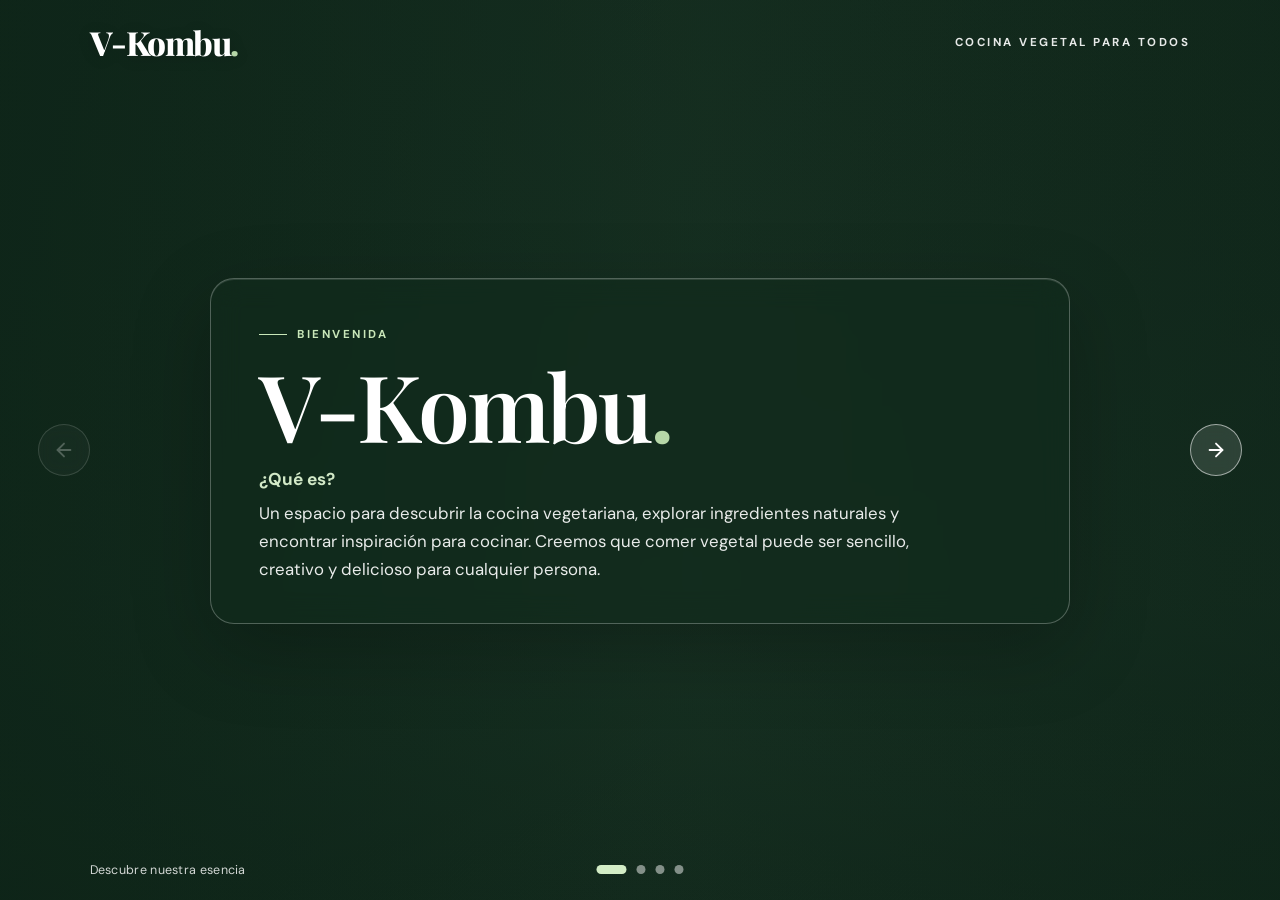
<file: index.html>
<!DOCTYPE html>
<html lang="es">

<head>
    <meta charset="UTF-8">
    <meta name="viewport" content="width=device-width, initial-scale=1.0">
    <meta name="description"
        content="Conoce V-Kombu, un espacio para descubrir y disfrutar la cocina vegetariana.">

    <title>V-Kombu | Cocina vegetal</title>

    <link rel="preconnect" href="https://fonts.googleapis.com">
    <link rel="preconnect" href="https://fonts.gstatic.com" crossorigin>
    <link href="https://fonts.googleapis.com/css2?family=DM+Sans:wght@400;500;600;700;800&family=Playfair+Display:wght@500;600;700;800&display=swap"
        rel="stylesheet">

    <style>
        :root {
            --verde: #244b35;
            --verde-claro: #b6d7a8;
            --blanco: #ffffff;
            --texto: #304438;
            --crema: #f8f8f1;
        }

        *,
        *::before,
        *::after {
            box-sizing: border-box;
        }

        html,
        body {
            width: 100%;
            height: 100dvh;
            margin: 0;
            overflow: hidden;
        }

        body {
            font-family: "DM Sans", sans-serif;
            color: var(--texto);
            background: #203c2c;
        }

        button,
        a {
            font: inherit;
        }

        button:focus-visible,
        a:focus-visible {
            outline: 3px solid #b6d7a8;
            outline-offset: 4px;
        }

        .presentacion {
            position: relative;
            width: 100%;
            height: 100dvh;
            overflow: hidden;
            isolation: isolate;
        }

        /* FONDO FOTOGRÁFICO */

        .fondo {
            position: absolute;
            inset: 0;
            z-index: -2;
            background-image:
                url("https://images.unsplash.com/photo-1448375240586-882707db888b?auto=format&fit=crop&w=2400&q=85");
            background-size: cover;
            background-position: center;
            transform: scale(1.03);
        }

        .fondo::after {
            content: "";
            position: absolute;
            inset: 0;
            background:
                linear-gradient(
                    90deg,
                    rgba(12, 34, 23, 0.76),
                    rgba(16, 39, 26, 0.43) 55%,
                    rgba(12, 32, 22, 0.58)
                ),
                linear-gradient(
                    0deg,
                    rgba(9, 25, 17, 0.38),
                    transparent 35%,
                    rgba(9, 25, 17, 0.22)
                );
        }

        .barra-superior {
            position: absolute;
            top: 0;
            left: 0;
            z-index: 10;
            width: 100%;
            padding: 20px 7%;
            display: flex;
            align-items: center;
            justify-content: space-between;
            gap: 20px;
        }

        .logo {
            color: var(--blanco);
            text-decoration: none;
            font-family: "Playfair Display", serif;
            font-size: clamp(1.55rem, 2.6vw, 2.1rem);
            font-weight: 800;
            letter-spacing: -1.5px;
            text-shadow: 0 2px 15px rgba(0, 0, 0, 0.2);
        }

        .logo span {
            color: #b6d7a8;
        }

        .etiqueta-superior {
            color: rgba(255, 255, 255, 0.9);
            font-size: 0.72rem;
            font-weight: 700;
            letter-spacing: 2.5px;
        }

        /* CARRUSEL */

        .carrusel {
            display: flex;
            width: 100%;
            height: 100dvh;
            overflow-x: auto;
            overflow-y: hidden;
            scroll-snap-type: x mandatory;
            scroll-behavior: smooth;
            scrollbar-width: none;
        }

        .carrusel::-webkit-scrollbar {
            display: none;
        }

        .pantalla {
            position: relative;
            flex: 0 0 100%;
            width: 100%;
            height: 100dvh;
            padding: 76px 11% 74px;
            display: flex;
            align-items: center;
            justify-content: center;
            scroll-snap-align: start;
            overflow: hidden;
        }

        /* PAISAJES DIFERENTES POR SECCIÓN */

        .pantalla::before {
            content: "";
            position: absolute;
            inset: 0;
            z-index: 0;
            background-size: cover;
            background-position: center;
            transition: transform 1.2s ease;
        }

        .pantalla:hover::before {
            transform: scale(1.035);
        }

        .pantalla-inicio::before {
            background-image: url("https://images.unsplash.com/photo-1448375240586-882707db888b?auto=format&fit=crop&w=2200&q=85");
        }

        .pantalla-mision::before {
            background-image: url("https://images.unsplash.com/photo-1472396961693-142e6e269027?auto=format&fit=crop&w=2200&q=85");
        }

        .pantalla-vision::before {
            background-image: url("https://images.unsplash.com/photo-1441974231531-c6227db76b6e?auto=format&fit=crop&w=2200&q=85");
        }

        .pantalla-valores::before {
            background-image: url("https://images.unsplash.com/photo-1470770841072-f978cf4d019e?auto=format&fit=crop&w=2200&q=85");
        }

        .pantalla::after {
            content: "";
            position: absolute;
            inset: 0;
            z-index: 1;
            background: linear-gradient(
                90deg,
                rgba(13, 36, 23, 0.53),
                rgba(13, 36, 23, 0.17),
                rgba(13, 36, 23, 0.42)
            );
            pointer-events: none;
        }

        /* CARDS PRINCIPALES */

        .contenido {
            position: relative;
            z-index: 2;
            width: 100%;
            max-width: 860px;
            max-height: 100%;
            overflow-y: auto;
            scrollbar-width: none;
            margin: auto;
            padding: clamp(22px, 3.4vw, 40px) clamp(26px, 4.2vw, 48px);
            color: var(--blanco);
            background: rgba(17, 42, 28, 0.62);
            border: 1px solid rgba(255, 255, 255, 0.27);
            border-radius: 24px;
            box-shadow:
                0 25px 80px rgba(0, 0, 0, 0.24),
                inset 0 1px 0 rgba(255, 255, 255, 0.12);
            -webkit-backdrop-filter: blur(15px);
            backdrop-filter: blur(15px);
            animation: aparecer 0.75s ease both;
        }

        .contenido::-webkit-scrollbar {
            display: none;
        }

        @keyframes aparecer {
            from {
                opacity: 0;
                transform: translateY(14px);
            }

            to {
                opacity: 1;
                transform: translateY(0);
            }
        }

        .numero {
            display: inline-flex;
            align-items: center;
            gap: 10px;
            margin-bottom: 14px;
            color: #c9e7b9;
            font-size: 0.72rem;
            font-weight: 700;
            letter-spacing: 2.5px;
        }

        .numero::before {
            content: "";
            width: 28px;
            height: 1px;
            background: #c9e7b9;
        }

        .pantalla h1,
        .pantalla h2 {
            margin: 0 0 14px;
            color: var(--blanco);
            font-family: "Playfair Display", serif;
            font-weight: 600;
            line-height: 1.06;
            letter-spacing: -1.5px;
            text-wrap: balance;
        }

        .pantalla h1 {
            font-size: clamp(3.2rem, 7.5vw, 5.8rem);
            letter-spacing: -3px;
        }

        .pantalla h1::after {
            content: ".";
            color: #b6d7a8;
        }

        .pantalla h2 {
            font-size: clamp(2.1rem, 4.8vw, 3.6rem);
        }

        .pregunta {
            margin: 0 0 10px;
            color: #d2e9c7;
            font-size: 1.08rem;
            font-weight: 700;
        }

        .descripcion {
            max-width: 690px;
            margin: 0;
            color: rgba(255, 255, 255, 0.91);
            font-size: clamp(0.95rem, 1.45vw, 1.05rem);
            line-height: 1.65;
        }

        /* CARDS DE VALORES */

        .lista-valores {
            display: grid;
            grid-template-columns: repeat(2, minmax(0, 1fr));
            gap: 11px;
            margin-top: 18px;
        }

        .valor {
            padding: 13px 16px;
            background: rgba(255, 255, 255, 0.11);
            border: 1px solid rgba(255, 255, 255, 0.20);
            border-radius: 15px;
            transition:
                background 0.25s ease,
                transform 0.25s ease,
                border-color 0.25s ease;
        }

        .valor:hover {
            background: rgba(255, 255, 255, 0.18);
            border-color: rgba(214, 239, 202, 0.6);
            transform: translateY(-2px);
        }

        .valor h3 {
            margin: 0 0 4px;
            color: #d3edc6;
            font-family: "Playfair Display", serif;
            font-size: 1.12rem;
        }

        .valor p {
            margin: 0;
            color: rgba(255, 255, 255, 0.86);
            font-size: 0.86rem;
            line-height: 1.48;
        }

        /* BOTÓN CONTINUAR */

        .boton-acceso {
            display: inline-flex;
            align-items: center;
            justify-content: center;
            gap: 12px;
            margin-top: 18px;
            padding: 12px 22px;
            border: 1px solid rgba(255, 255, 255, 0.4);
            border-radius: 100px;
            background: #d3e8c7;
            color: #23432e;
            text-decoration: none;
            font-size: 0.95rem;
            font-weight: 800;
            cursor: pointer;
            transition:
                background 0.25s ease,
                transform 0.25s ease,
                box-shadow 0.25s ease;
        }

        .boton-acceso:hover {
            background: #ffffff;
            transform: translateY(-2px);
            box-shadow: 0 8px 25px rgba(0, 0, 0, 0.2);
        }

        .boton-acceso svg {
            width: 18px;
            height: 18px;
            flex-shrink: 0;
            transition: transform 0.25s ease;
        }

        .boton-acceso:hover svg {
            transform: translateX(4px);
        }

        /* TEXTO INFERIOR */

        .pista {
            position: absolute;
            bottom: 22px;
            left: 7%;
            z-index: 5;
            margin: 0;
            color: rgba(255, 255, 255, 0.82);
            font-size: 0.78rem;
            letter-spacing: 0.3px;
        }

        /* FLECHAS LATERALES */

        .controles {
            position: absolute;
            inset: 0;
            z-index: 8;
            pointer-events: none;
        }

        .flecha {
            position: absolute;
            top: 50%;
            width: 52px;
            height: 52px;
            padding: 0;
            display: flex;
            align-items: center;
            justify-content: center;
            overflow: visible;
            border: 1px solid rgba(255, 255, 255, 0.55);
            border-radius: 50%;
            background: rgba(255, 255, 255, 0.12);
            color: var(--blanco);
            cursor: pointer;
            pointer-events: auto;
            -webkit-backdrop-filter: blur(8px);
            backdrop-filter: blur(8px);
            transform: translateY(-50%);
            transition:
                background 0.25s ease,
                border-color 0.25s ease,
                opacity 0.25s ease;
        }

        .flecha svg {
            width: 22px;
            height: 22px;
            display: block;
            flex-shrink: 0;
        }

        #anterior {
            left: 3%;
        }

        #siguiente {
            right: 3%;
        }

        /* ONDAS CIRCULARES AL PASAR EL CURSOR */

        .flecha::before,
        .flecha::after {
            content: "";
            position: absolute;
            inset: -2px;
            border: 1px solid rgba(220, 245, 209, 0.9);
            border-radius: 50%;
            opacity: 0;
            pointer-events: none;
        }

        .flecha:hover:not(:disabled) {
            background: rgba(185, 220, 166, 0.28);
            border-color: #d3edc6;
        }

        .flecha:hover:not(:disabled)::before {
            animation: onda 1.5s ease-out infinite;
        }

        .flecha:hover:not(:disabled)::after {
            animation: onda 1.5s ease-out 0.5s infinite;
        }

        @keyframes onda {
            0% {
                transform: scale(1);
                opacity: 0.8;
            }

            100% {
                transform: scale(2.1);
                opacity: 0;
            }
        }

        .flecha:disabled {
            opacity: 0.28;
            cursor: not-allowed;
        }

        /* INDICADORES INFERIORES */

        .progreso {
            position: absolute;
            bottom: 26px;
            left: 50%;
            display: flex;
            align-items: center;
            gap: 10px;
            pointer-events: auto;
            transform: translateX(-50%);
        }

        .punto {
            width: 9px;
            height: 9px;
            padding: 0;
            border: 0;
            border-radius: 50px;
            background: rgba(255, 255, 255, 0.48);
            cursor: pointer;
            transition:
                width 0.3s ease,
                background 0.3s ease;
        }

        .punto:hover {
            background: #ffffff;
        }

        .punto.activo {
            width: 30px;
            background: #d3edc6;
        }

        /* ADAPTACIÓN A CELULARES */

        @media (max-width: 700px) {
            .barra-superior {
                padding: 16px 6%;
            }

            .etiqueta-superior {
                max-width: 145px;
                font-size: 0.58rem;
                line-height: 1.4;
                text-align: right;
                letter-spacing: 1.3px;
            }

            .pantalla {
                padding: 64px 7% 96px;
            }

            .contenido {
                padding: 20px 18px;
                border-radius: 20px;
            }

            .numero {
                margin-bottom: 10px;
                font-size: 0.64rem;
                letter-spacing: 1.5px;
            }

            .pantalla h1 {
                font-size: clamp(2.8rem, 12vw, 4.2rem);
                letter-spacing: -2px;
                margin-bottom: 10px;
            }

            .pantalla h2 {
                font-size: clamp(1.9rem, 8vw, 2.8rem);
                letter-spacing: -1px;
                margin-bottom: 10px;
            }

            .pregunta {
                font-size: 0.98rem;
                margin-bottom: 6px;
            }

            .descripcion {
                font-size: 0.88rem;
                line-height: 1.55;
            }

            .lista-valores {
                gap: 8px;
                margin-top: 12px;
            }

            .valor {
                padding: 10px 12px;
                border-radius: 12px;
            }

            .valor h3 {
                font-size: 0.98rem;
                margin-bottom: 2px;
            }

            .valor p {
                font-size: 0.76rem;
                line-height: 1.4;
            }

            .boton-acceso {
                margin-top: 14px;
                padding: 10px 18px;
                font-size: 0.88rem;
            }

            .flecha {
                top: auto;
                bottom: 16px;
                width: 42px;
                height: 42px;
                transform: none;
            }

            .flecha svg {
                width: 18px;
                height: 18px;
            }

            #anterior {
                left: 6%;
            }

            #siguiente {
                right: 6%;
            }

            .progreso {
                bottom: 33px;
                gap: 7px;
            }

            .punto {
                width: 7px;
                height: 7px;
            }

            .punto.activo {
                width: 22px;
            }

            .pista {
                bottom: 66px;
                left: 7%;
                max-width: 140px;
                font-size: 0.7rem;
                line-height: 1.35;
            }
        }

        @media (max-width: 380px) {
            .pantalla {
                padding-right: 6%;
                padding-left: 6%;
            }

            .contenido {
                padding: 16px 14px;
            }

            .lista-valores {
                gap: 6px;
            }

            .valor {
                padding: 8px 10px;
            }

            .valor p {
                font-size: 0.72rem;
            }

            .pista {
                max-width: 110px;
            }
        }

        @media (prefers-reduced-motion: reduce) {
            *,
            *::before,
            *::after {
                animation-duration: 0.01ms !important;
                transition-duration: 0.01ms !important;
                scroll-behavior: auto !important;
            }
        }
    </style>
</head>

<body>

    <main class="presentacion">

        <div class="fondo" aria-hidden="true"></div>

        <header class="barra-superior">
            <a class="logo" id="logo-inicio" href="#inicio" aria-label="V-Kombu, inicio">
                V-Kombu<span>.</span>
            </a>

            <span class="etiqueta-superior">
                COCINA VEGETAL PARA TODOS
            </span>
        </header>

        <div class="carrusel" id="carrusel">

            <!-- PANTALLA 1: BIENVENIDA -->
            <section
                class="pantalla pantalla-inicio"
                id="inicio"
                aria-labelledby="titulo-inicio">

                <div class="contenido">
                    <span class="numero">BIENVENIDA</span>

                    <h1 id="titulo-inicio">V-Kombu</h1>

                    <p class="pregunta">¿Qué es?</p>

                    <p class="descripcion">
                        Un espacio para descubrir la cocina vegetariana,
                        explorar ingredientes naturales y encontrar
                        inspiración para cocinar. Creemos que comer
                        vegetal puede ser sencillo, creativo y delicioso
                        para cualquier persona.
                    </p>
                </div>
            </section>

            <!-- PANTALLA 2: MISIÓN -->
            <section
                class="pantalla pantalla-mision"
                id="mision"
                aria-labelledby="titulo-mision">

                <div class="contenido">
                    <span class="numero">NUESTRO PROPÓSITO</span>

                    <h2 id="titulo-mision">Nuestra misión</h2>

                    <p class="descripcion">
                        Acercar la cocina vegetariana a todas las
                        personas mediante un recetario accesible,
                        ideas prácticas e inspiración para experimentar
                        con nuevos ingredientes y sabores.
                    </p>
                </div>
            </section>

            <!-- PANTALLA 3: VISIÓN -->
            <section
                class="pantalla pantalla-vision"
                id="vision"
                aria-labelledby="titulo-vision">

                <div class="contenido">
                    <span class="numero">HACIA DÓNDE VAMOS</span>

                    <h2 id="titulo-vision">Nuestra visión</h2>

                    <p class="descripcion">
                        Convertirnos en un espacio digital de referencia
                        para descubrir, aprender y disfrutar la cocina
                        vegetariana, donde cada persona pueda encontrar
                        nuevas posibilidades para su alimentación.
                    </p>
                </div>
            </section>

            <!-- PANTALLA 4: VALORES -->
            <section
                class="pantalla pantalla-valores"
                id="valores"
                aria-labelledby="titulo-valores">

                <div class="contenido">
                    <span class="numero">LO QUE NOS DEFINE</span>

                    <h2 id="titulo-valores">Nuestros valores</h2>

                    <p class="descripcion">
                        La esencia de V-Kombu está en disfrutar el
                        proceso, respetar la diversidad de gustos
                        y descubrir nuevas formas de cocinar.
                    </p>

                    <div class="lista-valores">

                        <article class="valor">
                            <h3>Naturalidad</h3>
                            <p>
                                Inspiración en los ingredientes
                                vegetales y sus posibilidades.
                            </p>
                        </article>

                        <article class="valor">
                            <h3>Inclusión</h3>
                            <p>
                                Recetas e ideas para personas
                                con gustos y experiencias diferentes.
                            </p>
                        </article>

                        <article class="valor">
                            <h3>Creatividad</h3>
                            <p>
                                Libertad para experimentar y
                                descubrir nuevas combinaciones.
                            </p>
                        </article>

                        <article class="valor">
                            <h3>Disfrute</h3>
                            <p>
                                Cocinar como una oportunidad
                                para aprender y disfrutar.
                            </p>
                        </article>

                    </div>

                    <button
                        class="boton-acceso"
                        id="ir-acceso"
                        type="button">
                        Continuar
                        <svg viewBox="0 0 24 24" fill="none" stroke="currentColor" stroke-width="2.2" stroke-linecap="round" stroke-linejoin="round" aria-hidden="true">
                            <line x1="5" y1="12" x2="19" y2="12"></line>
                            <polyline points="12 5 19 12 12 19"></polyline>
                        </svg>
                    </button>
                </div>
            </section>

        </div>

        <p class="pista" id="pista" aria-live="polite">
            Descubre nuestra esencia
        </p>

        <nav class="controles" aria-label="Navegación de presentación">

            <button
                class="flecha"
                id="anterior"
                type="button"
                aria-label="Pantalla anterior"
                disabled>
                <svg viewBox="0 0 24 24" fill="none" stroke="currentColor" stroke-width="2" stroke-linecap="round" stroke-linejoin="round" aria-hidden="true">
                    <line x1="19" y1="12" x2="5" y2="12"></line>
                    <polyline points="12 19 5 12 12 5"></polyline>
                </svg>
            </button>

            <button
                class="flecha"
                id="siguiente"
                type="button"
                aria-label="Pantalla siguiente">
                <svg viewBox="0 0 24 24" fill="none" stroke="currentColor" stroke-width="2" stroke-linecap="round" stroke-linejoin="round" aria-hidden="true">
                    <line x1="5" y1="12" x2="19" y2="12"></line>
                    <polyline points="12 5 19 12 12 19"></polyline>
                </svg>
            </button>

            <div class="progreso" aria-label="Seleccionar pantalla">

                <button
                    class="punto activo"
                    type="button"
                    data-indice="0"
                    aria-label="Ir a ¿Qué es V-Kombu?"
                    aria-current="step"></button>

                <button
                    class="punto"
                    type="button"
                    data-indice="1"
                    aria-label="Ir a nuestra misión"></button>

                <button
                    class="punto"
                    type="button"
                    data-indice="2"
                    aria-label="Ir a nuestra visión"></button>

                <button
                    class="punto"
                    type="button"
                    data-indice="3"
                    aria-label="Ir a nuestros valores"></button>

            </div>
        </nav>

    </main>

    <script>
        const carrusel = document.getElementById("carrusel");

        const pantallas = Array.from(
            carrusel.querySelectorAll(".pantalla")
        );

        const botonAnterior = document.getElementById("anterior");
        const botonSiguiente = document.getElementById("siguiente");
        const logoInicio = document.getElementById("logo-inicio");

        const puntos = Array.from(
            document.querySelectorAll(".punto")
        );

        const pista = document.getElementById("pista");
        const botonAcceso = document.getElementById("ir-acceso");

        const mensajes = [
            "Descubre nuestra esencia",
            "Conoce nuestro propósito",
            "Imagina lo que podemos lograr",
            "Nuestros principios, tu inspiración"
        ];

        let indiceActual = 0;
        let desplazamientoProgramado = false;

        function mostrarPantalla(indice, instantaneo = false) {
            indiceActual = Math.max(
                0,
                Math.min(indice, pantallas.length - 1)
            );

            desplazamientoProgramado = true;

            const reducirMovimiento = window.matchMedia(
                "(prefers-reduced-motion: reduce)"
            ).matches;

            pantallas[indiceActual].scrollIntoView({
                behavior: instantaneo || reducirMovimiento ? "auto" : "smooth",
                block: "nearest",
                inline: "start"
            });

            actualizarControles();

            window.setTimeout(() => {
                desplazamientoProgramado = false;
            }, 500);
        }

        function actualizarControles() {
            botonAnterior.disabled = indiceActual === 0;

            botonSiguiente.disabled =
                indiceActual === pantallas.length - 1;

            puntos.forEach((punto, indice) => {
                const activo = indice === indiceActual;

                punto.classList.toggle("activo", activo);

                if (activo) {
                    punto.setAttribute("aria-current", "step");
                } else {
                    punto.removeAttribute("aria-current");
                }
            });

            pista.textContent = mensajes[indiceActual];
        }

        logoInicio.addEventListener("click", (evento) => {
            evento.preventDefault();
            mostrarPantalla(0);
        });

        botonAnterior.addEventListener("click", () => {
            mostrarPantalla(indiceActual - 1);
        });

        botonSiguiente.addEventListener("click", () => {
            mostrarPantalla(indiceActual + 1);
        });

        puntos.forEach((punto) => {
            punto.addEventListener("click", () => {
                mostrarPantalla(Number(punto.dataset.indice));
            });
        });

        botonAcceso.addEventListener("click", () => {
            window.location.href = "acceso.html";
        });

        document.addEventListener("keydown", (evento) => {
            if (evento.key === "ArrowRight") {
                mostrarPantalla(indiceActual + 1);
            } else if (evento.key === "ArrowLeft") {
                mostrarPantalla(indiceActual - 1);
            }
        });

        window.addEventListener("resize", () => {
            mostrarPantalla(indiceActual, true);
        }, { passive: true });

        carrusel.addEventListener("scroll", () => {
            if (desplazamientoProgramado) {
                return;
            }

            const ancho = carrusel.clientWidth;

            if (ancho === 0) {
                return;
            }

            const nuevoIndice = Math.round(
                carrusel.scrollLeft / ancho
            );

            if (
                nuevoIndice !== indiceActual &&
                nuevoIndice >= 0 &&
                nuevoIndice < pantallas.length
            ) {
                indiceActual = nuevoIndice;
                actualizarControles();
            }
        }, { passive: true });

        actualizarControles();
    </script>

</body>
</html>
</file>
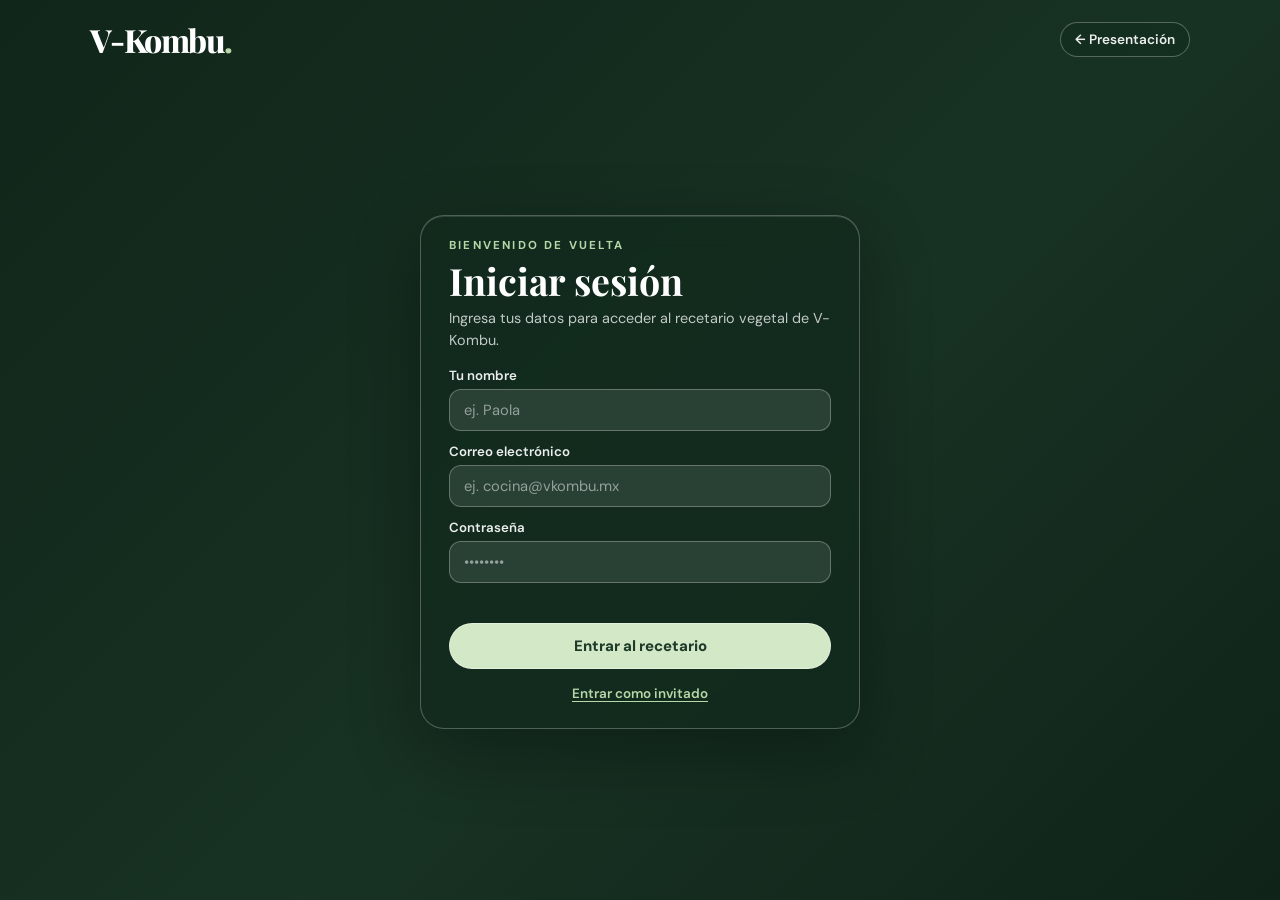
<file: acceso.html>
<!DOCTYPE html>
<html lang="es">

<head>
    <meta charset="UTF-8">
    <meta name="viewport" content="width=device-width, initial-scale=1.0">
    <meta name="description" content="Inicia sesión en V-Kombu para explorar el recetario vegetal.">
    <title>V-Kombu | Acceso</title>

    <link rel="preconnect" href="https://fonts.googleapis.com">
    <link rel="preconnect" href="https://fonts.gstatic.com" crossorigin>
    <link href="https://fonts.googleapis.com/css2?family=DM+Sans:wght@400;500;600;700;800&family=Playfair+Display:wght@500;600;700;800&display=swap" rel="stylesheet">

    <style>
        :root {
            --verde-oscuro: #112a1c;
            --verde-claro: #b6d7a8;
            --menta-suave: #d3e8c7;
            --blanco: #ffffff;
            --texto-claro: rgba(255, 255, 255, 0.92);
            --texto-tenue: rgba(255, 255, 255, 0.75);
        }

        *,
        *::before,
        *::after {
            box-sizing: border-box;
        }

        html,
        body {
            width: 100%;
            height: 100dvh;
            margin: 0;
            overflow: hidden;
        }

        body {
            font-family: "DM Sans", sans-serif;
            color: var(--blanco);
            background: #203c2c;
        }

        button,
        input,
        a {
            font: inherit;
        }

        button:focus-visible,
        input:focus-visible,
        a:focus-visible {
            outline: 3px solid var(--verde-claro);
            outline-offset: 3px;
        }

        .acceso-pantalla {
            position: relative;
            width: 100%;
            height: 100dvh;
            padding: 72px 6% 28px;
            display: flex;
            align-items: center;
            justify-content: center;
            overflow: hidden;
            isolation: isolate;
        }

        .fondo-acceso {
            position: absolute;
            inset: 0;
            z-index: -2;
            background-image: url("https://images.unsplash.com/photo-1448375240586-882707db888b?auto=format&fit=crop&w=2200&q=85");
            background-size: cover;
            background-position: center;
            transform: scale(1.03);
        }

        .fondo-acceso::after {
            content: "";
            position: absolute;
            inset: 0;
            background: linear-gradient(
                135deg,
                rgba(11, 31, 20, 0.78),
                rgba(17, 42, 28, 0.58) 55%,
                rgba(9, 25, 17, 0.72)
            );
        }

        .barra-superior {
            position: absolute;
            top: 0;
            left: 0;
            z-index: 10;
            width: 100%;
            padding: 18px 7%;
            display: flex;
            align-items: center;
            justify-content: space-between;
            gap: 16px;
        }

        .logo {
            color: var(--blanco);
            text-decoration: none;
            font-family: "Playfair Display", serif;
            font-size: clamp(1.5rem, 2.5vw, 2rem);
            font-weight: 800;
            letter-spacing: -1.5px;
        }

        .logo span {
            color: var(--verde-claro);
        }

        .volver-inicio {
            color: var(--texto-claro);
            text-decoration: none;
            font-size: 0.85rem;
            font-weight: 600;
            padding: 8px 14px;
            border: 1px solid rgba(255, 255, 255, 0.28);
            border-radius: 999px;
            background: rgba(17, 42, 28, 0.45);
            transition: background 0.2s ease, border-color 0.2s ease;
        }

        .volver-inicio:hover {
            background: rgba(255, 255, 255, 0.14);
            border-color: var(--verde-claro);
        }

        .tarjeta-acceso {
            width: 100%;
            max-width: 440px;
            max-height: 100%;
            overflow-y: auto;
            scrollbar-width: none;
            padding: 22px 28px;
            background: rgba(17, 42, 28, 0.68);
            border: 1px solid rgba(255, 255, 255, 0.26);
            border-radius: 24px;
            box-shadow:
                0 24px 70px rgba(0, 0, 0, 0.3),
                inset 0 1px 0 rgba(255, 255, 255, 0.12);
            -webkit-backdrop-filter: blur(15px);
            backdrop-filter: blur(15px);
        }

        .tarjeta-acceso::-webkit-scrollbar {
            display: none;
        }

        .subtitulo-acceso {
            margin: 0 0 6px;
            color: var(--verde-claro);
            font-size: 0.72rem;
            font-weight: 700;
            letter-spacing: 2.2px;
            text-transform: uppercase;
        }

        .tarjeta-acceso h1 {
            margin: 0 0 6px;
            font-family: "Playfair Display", serif;
            font-size: clamp(1.8rem, 3.6vw, 2.35rem);
            font-weight: 700;
            line-height: 1.15;
        }

        .descripcion-acceso {
            margin: 0 0 16px;
            color: var(--texto-tenue);
            font-size: 0.9rem;
            line-height: 1.5;
        }

        .grupo-campo {
            margin-bottom: 12px;
        }

        .grupo-campo label {
            display: block;
            margin-bottom: 5px;
            color: var(--texto-claro);
            font-size: 0.83rem;
            font-weight: 600;
        }

        .grupo-campo input {
            width: 100%;
            padding: 10px 14px;
            border: 1px solid rgba(255, 255, 255, 0.28);
            border-radius: 12px;
            background: rgba(255, 255, 255, 0.1);
            color: var(--blanco);
            font-size: 0.92rem;
            transition: border-color 0.2s ease, background 0.2s ease;
        }

        .grupo-campo input::placeholder {
            color: rgba(255, 255, 255, 0.5);
        }

        .grupo-campo input:focus {
            outline: none;
            border-color: var(--verde-claro);
            background: rgba(255, 255, 255, 0.16);
        }

        .mensaje-error {
            min-height: 18px;
            margin: 4px 0 10px;
            color: #ffd29d;
            font-size: 0.8rem;
            font-weight: 500;
        }

        .boton-entrar {
            width: 100%;
            padding: 12px 20px;
            border: 1px solid rgba(255, 255, 255, 0.35);
            border-radius: 999px;
            background: var(--menta-suave);
            color: #1e3b29;
            font-size: 0.94rem;
            font-weight: 800;
            cursor: pointer;
            transition: background 0.2s ease, transform 0.2s ease;
        }

        .boton-entrar:hover {
            background: var(--blanco);
            transform: translateY(-1px);
        }

        .acciones-extra {
            margin-top: 12px;
            display: flex;
            align-items: center;
            justify-content: center;
        }

        .boton-invitado {
            border: none;
            background: transparent;
            color: var(--verde-claro);
            font-size: 0.84rem;
            font-weight: 600;
            text-decoration: underline;
            text-underline-offset: 3px;
            padding: 4px 8px;
            cursor: pointer;
        }

        .boton-invitado:hover {
            color: var(--blanco);
        }
    </style>
</head>

<body>

    <main class="acceso-pantalla">

        <div class="fondo-acceso" aria-hidden="true"></div>

        <header class="barra-superior">
            <a href="index.html" class="logo" aria-label="V-Kombu, volver a presentación">
                V-Kombu<span>.</span>
            </a>
            <a href="index.html" class="volver-inicio">
                ← Presentación
            </a>
        </header>

        <section class="tarjeta-acceso" aria-labelledby="titulo-acceso">

            <p class="subtitulo-acceso">Bienvenido de vuelta</p>
            <h1 id="titulo-acceso">Iniciar sesión</h1>
            <p class="descripcion-acceso">
                Ingresa tus datos para acceder al recetario vegetal de V-Kombu.
            </p>

            <form id="formulario-acceso" novalidate>

                <div class="grupo-campo">
                    <label for="nombre-usuario">Tu nombre</label>
                    <input
                        type="text"
                        id="nombre-usuario"
                        name="nombre"
                        placeholder="ej. Paola"
                        autocomplete="name"
                    >
                </div>

                <div class="grupo-campo">
                    <label for="usuario-correo">Correo electrónico</label>
                    <input
                        type="email"
                        id="usuario-correo"
                        name="correo"
                        placeholder="ej. cocina@vkombu.mx"
                        autocomplete="email"
                    >
                </div>

                <div class="grupo-campo">
                    <label for="contrasena">Contraseña</label>
                    <input
                        type="password"
                        id="contrasena"
                        name="contrasena"
                        placeholder="••••••••"
                        autocomplete="current-password"
                    >
                </div>

                <p class="mensaje-error" id="mensaje-error" role="alert" aria-live="polite"></p>

                <button type="submit" class="boton-entrar">
                    Entrar al recetario
                </button>

            </form>

            <div class="acciones-extra">
                <button type="button" class="boton-invitado" id="entrar-rapido">
                    Entrar como invitado
                </button>
            </div>

        </section>

    </main>

    <script>
        const formularioAcceso = document.getElementById("formulario-acceso");
        const campoNombre = document.getElementById("nombre-usuario");
        const campoCorreo = document.getElementById("usuario-correo");
        const campoContrasena = document.getElementById("contrasena");
        const mensajeError = document.getElementById("mensaje-error");
        const botonInvitado = document.getElementById("entrar-rapido");

        function irARecetario(nombreMostrar) {
            sessionStorage.setItem("vkombu_usuario", nombreMostrar);
            window.location.href = "recetario.html";
        }

        formularioAcceso.addEventListener("submit", (evento) => {
            evento.preventDefault();

            const nombre = campoNombre.value.trim();
            const correo = campoCorreo.value.trim();
            const contrasena = campoContrasena.value.trim();

            if (!nombre || !correo || !contrasena) {
                mensajeError.textContent = "Completa tu nombre, correo y contraseña para continuar.";
                return;
            }

            mensajeError.textContent = "";
            irARecetario(nombre);
        });

        botonInvitado.addEventListener("click", () => {
            mensajeError.textContent = "";
            irARecetario("Invitado");
        });
    </script>

</body>
</html>
</file>
